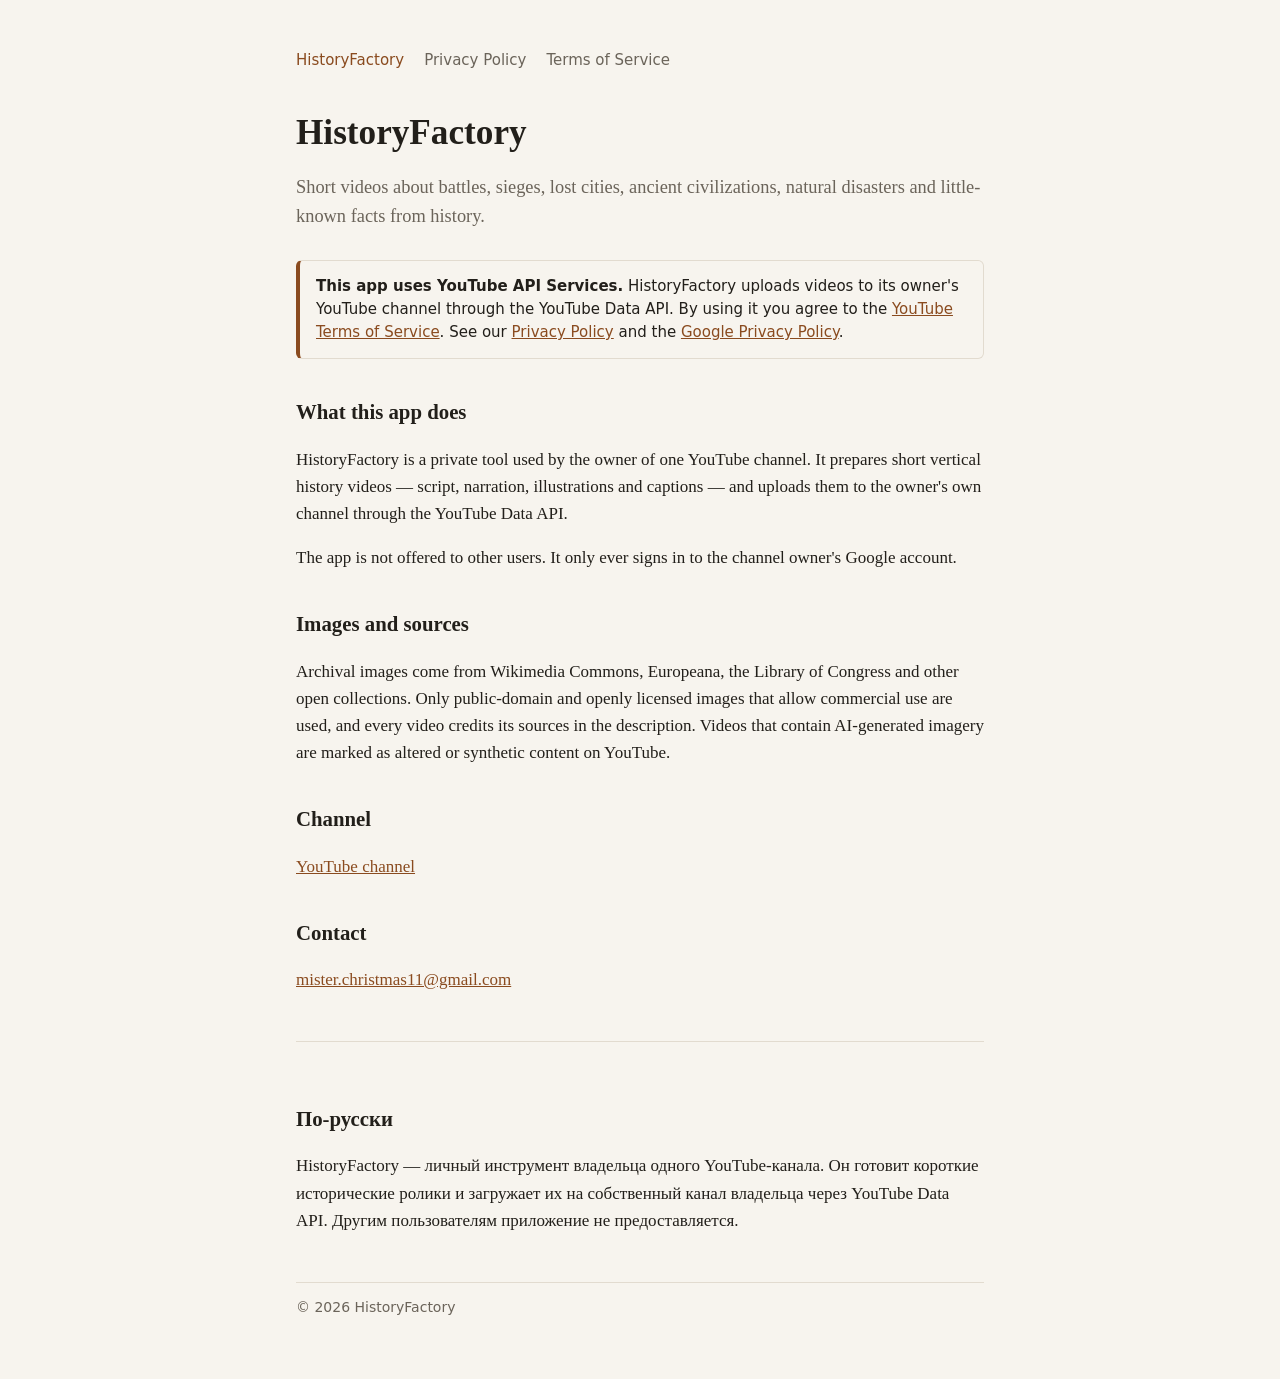
<file: index.html>
<!doctype html>
<html lang="en">
<head>
  <meta charset="utf-8">
  <meta name="viewport" content="width=device-width, initial-scale=1">
  <title>HistoryFactory</title>
  <meta name="description" content="HistoryFactory makes short history videos for its own YouTube channel.">
  <link rel="stylesheet" href="style.css">
</head>
<body>
<main>
  <nav>
    <a href="./" aria-current="page">HistoryFactory</a>
    <a href="privacy.html">Privacy Policy</a>
    <a href="terms.html">Terms of Service</a>
  </nav>

  <h1>HistoryFactory</h1>
  <p class="lead">Short videos about battles, sieges, lost cities, ancient civilizations, natural disasters and little-known facts from history.</p>

  <div class="notice">
    <strong>This app uses YouTube API Services.</strong>
    HistoryFactory uploads videos to its owner's YouTube channel through the YouTube Data API.
    By using it you agree to the <a href="https://www.youtube.com/t/terms">YouTube Terms of Service</a>.
    See our <a href="privacy.html">Privacy Policy</a> and the <a href="https://policies.google.com/privacy">Google Privacy Policy</a>.
  </div>

  <h2>What this app does</h2>
  <p>HistoryFactory is a private tool used by the owner of one YouTube channel. It prepares short vertical history videos — script, narration, illustrations and captions — and uploads them to the owner's own channel through the YouTube Data API.</p>
  <p>The app is not offered to other users. It only ever signs in to the channel owner's Google account.</p>

  <h2>Images and sources</h2>
  <p>Archival images come from Wikimedia Commons, Europeana, the Library of Congress and other open collections. Only public-domain and openly licensed images that allow commercial use are used, and every video credits its sources in the description. Videos that contain AI-generated imagery are marked as altered or synthetic content on YouTube.</p>

  <h2>Channel</h2>
  <p><a href="https://www.youtube.com/channel/UCFWEjzTZb3r6pNbD2c7abCw">YouTube channel</a></p>

  <h2>Contact</h2>
  <p><a href="mailto:mister.christmas11@gmail.com">mister.christmas11@gmail.com</a></p>

  <section class="ru" lang="ru">
    <h2>По-русски</h2>
    <p>HistoryFactory — личный инструмент владельца одного YouTube-канала. Он готовит короткие исторические ролики и загружает их на собственный канал владельца через YouTube Data API. Другим пользователям приложение не предоставляется.</p>
  </section>

  <footer>© 2026 HistoryFactory</footer>
</main>
</body>
</html>
</file>
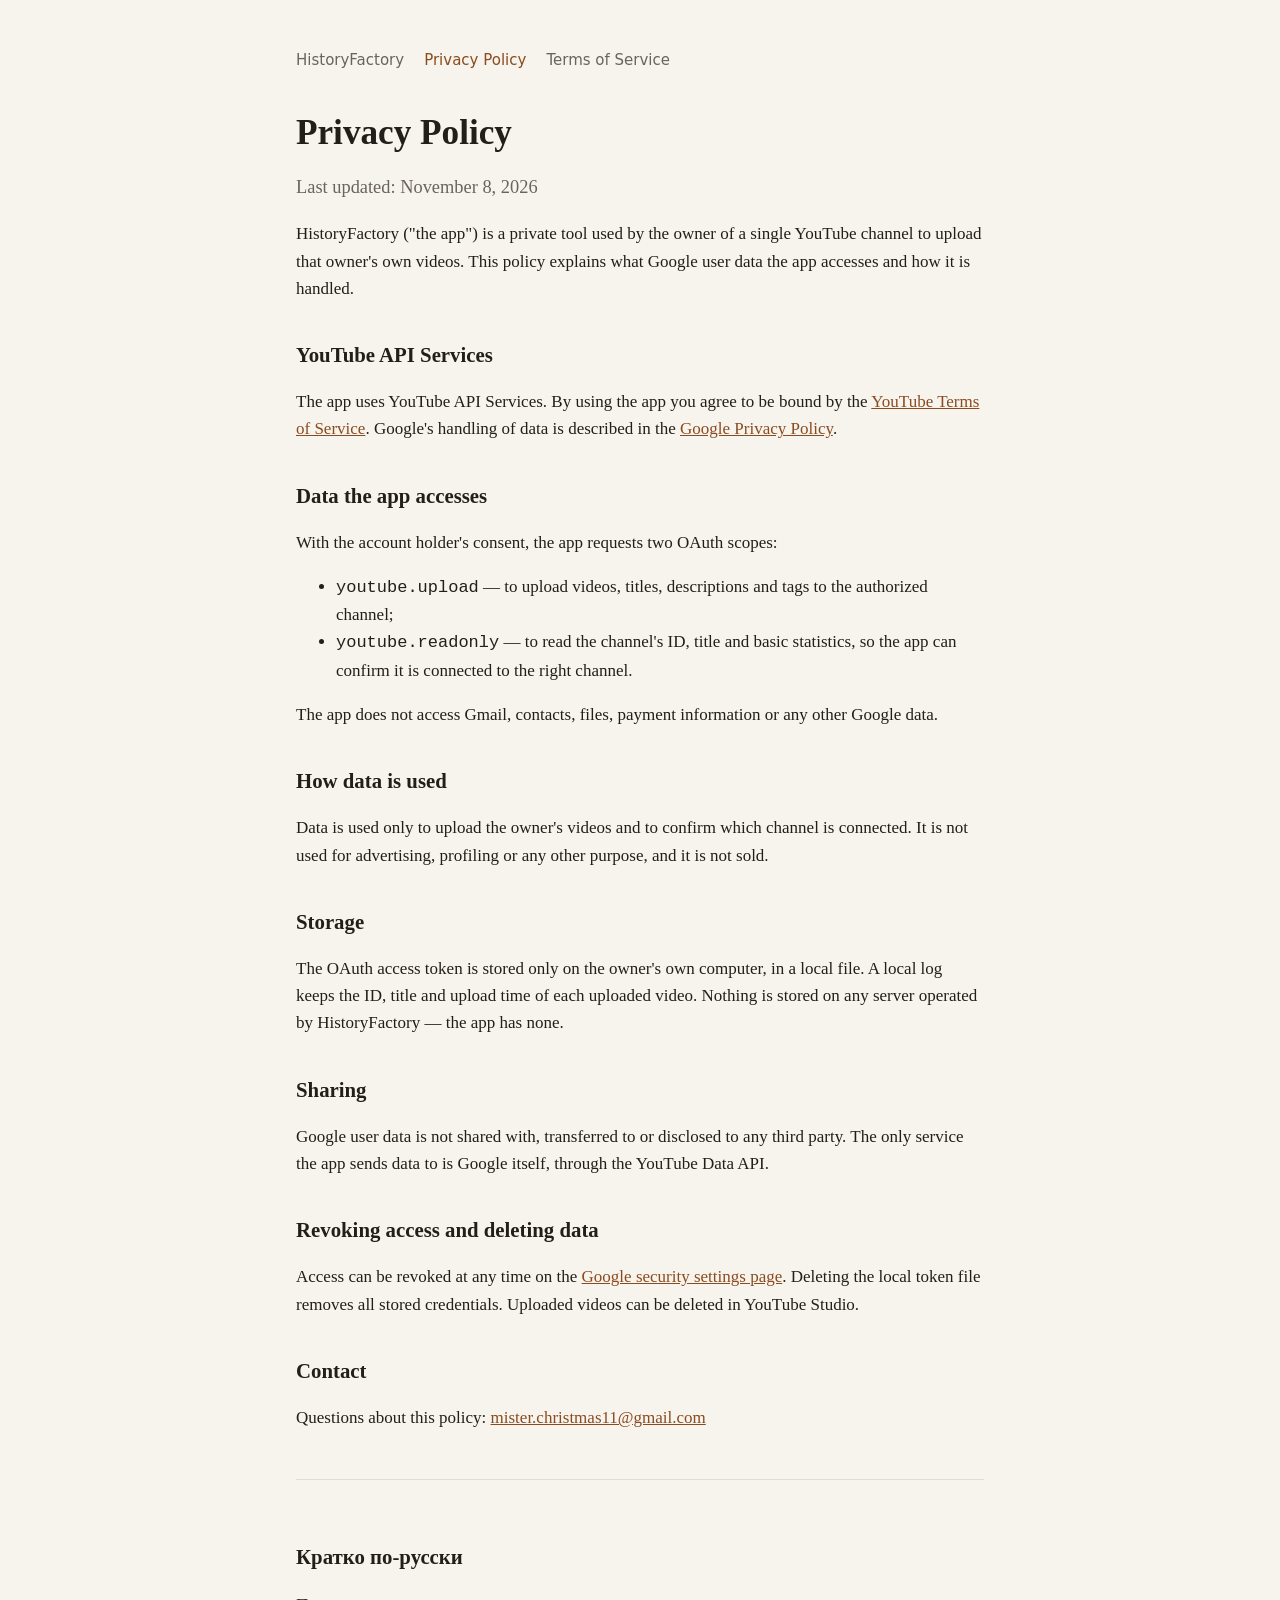
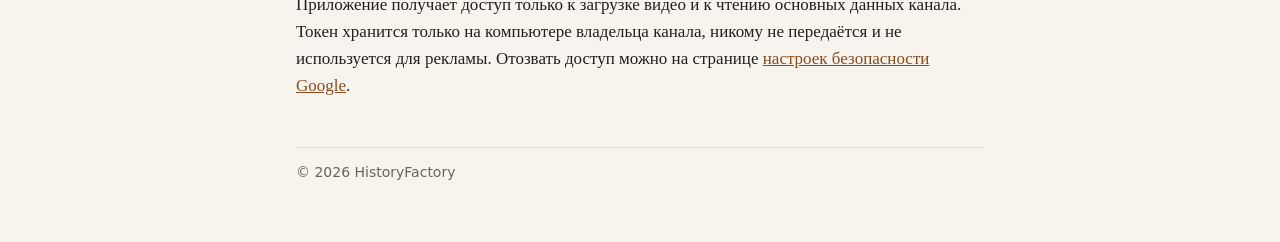
<file: privacy.html>
<!doctype html>
<html lang="en">
<head>
  <meta charset="utf-8">
  <meta name="viewport" content="width=device-width, initial-scale=1">
  <title>Privacy Policy — HistoryFactory</title>
  <meta name="description" content="How HistoryFactory uses Google and YouTube data.">
  <link rel="stylesheet" href="style.css">
</head>
<body>
<main>
  <nav>
    <a href="./">HistoryFactory</a>
    <a href="privacy.html" aria-current="page">Privacy Policy</a>
    <a href="terms.html">Terms of Service</a>
  </nav>

  <h1>Privacy Policy</h1>
  <p class="lead">Last updated: November 8, 2026</p>

  <p>HistoryFactory ("the app") is a private tool used by the owner of a single YouTube channel to upload that owner's own videos. This policy explains what Google user data the app accesses and how it is handled.</p>

  <h2>YouTube API Services</h2>
  <p>The app uses YouTube API Services. By using the app you agree to be bound by the <a href="https://www.youtube.com/t/terms">YouTube Terms of Service</a>. Google's handling of data is described in the <a href="https://policies.google.com/privacy">Google Privacy Policy</a>.</p>

  <h2>Data the app accesses</h2>
  <p>With the account holder's consent, the app requests two OAuth scopes:</p>
  <ul>
    <li><code>youtube.upload</code> — to upload videos, titles, descriptions and tags to the authorized channel;</li>
    <li><code>youtube.readonly</code> — to read the channel's ID, title and basic statistics, so the app can confirm it is connected to the right channel.</li>
  </ul>
  <p>The app does not access Gmail, contacts, files, payment information or any other Google data.</p>

  <h2>How data is used</h2>
  <p>Data is used only to upload the owner's videos and to confirm which channel is connected. It is not used for advertising, profiling or any other purpose, and it is not sold.</p>

  <h2>Storage</h2>
  <p>The OAuth access token is stored only on the owner's own computer, in a local file. A local log keeps the ID, title and upload time of each uploaded video. Nothing is stored on any server operated by HistoryFactory — the app has none.</p>

  <h2>Sharing</h2>
  <p>Google user data is not shared with, transferred to or disclosed to any third party. The only service the app sends data to is Google itself, through the YouTube Data API.</p>

  <h2>Revoking access and deleting data</h2>
  <p>Access can be revoked at any time on the <a href="https://myaccount.google.com/permissions">Google security settings page</a>. Deleting the local token file removes all stored credentials. Uploaded videos can be deleted in YouTube Studio.</p>

  <h2>Contact</h2>
  <p>Questions about this policy: <a href="mailto:mister.christmas11@gmail.com">mister.christmas11@gmail.com</a></p>

  <section class="ru" lang="ru">
    <h2>Кратко по-русски</h2>
    <p>Приложение получает доступ только к загрузке видео и к чтению основных данных канала. Токен хранится только на компьютере владельца канала, никому не передаётся и не используется для рекламы. Отозвать доступ можно на странице <a href="https://myaccount.google.com/permissions">настроек безопасности Google</a>.</p>
  </section>

  <footer>© 2026 HistoryFactory</footer>
</main>
</body>
</html>
</file>
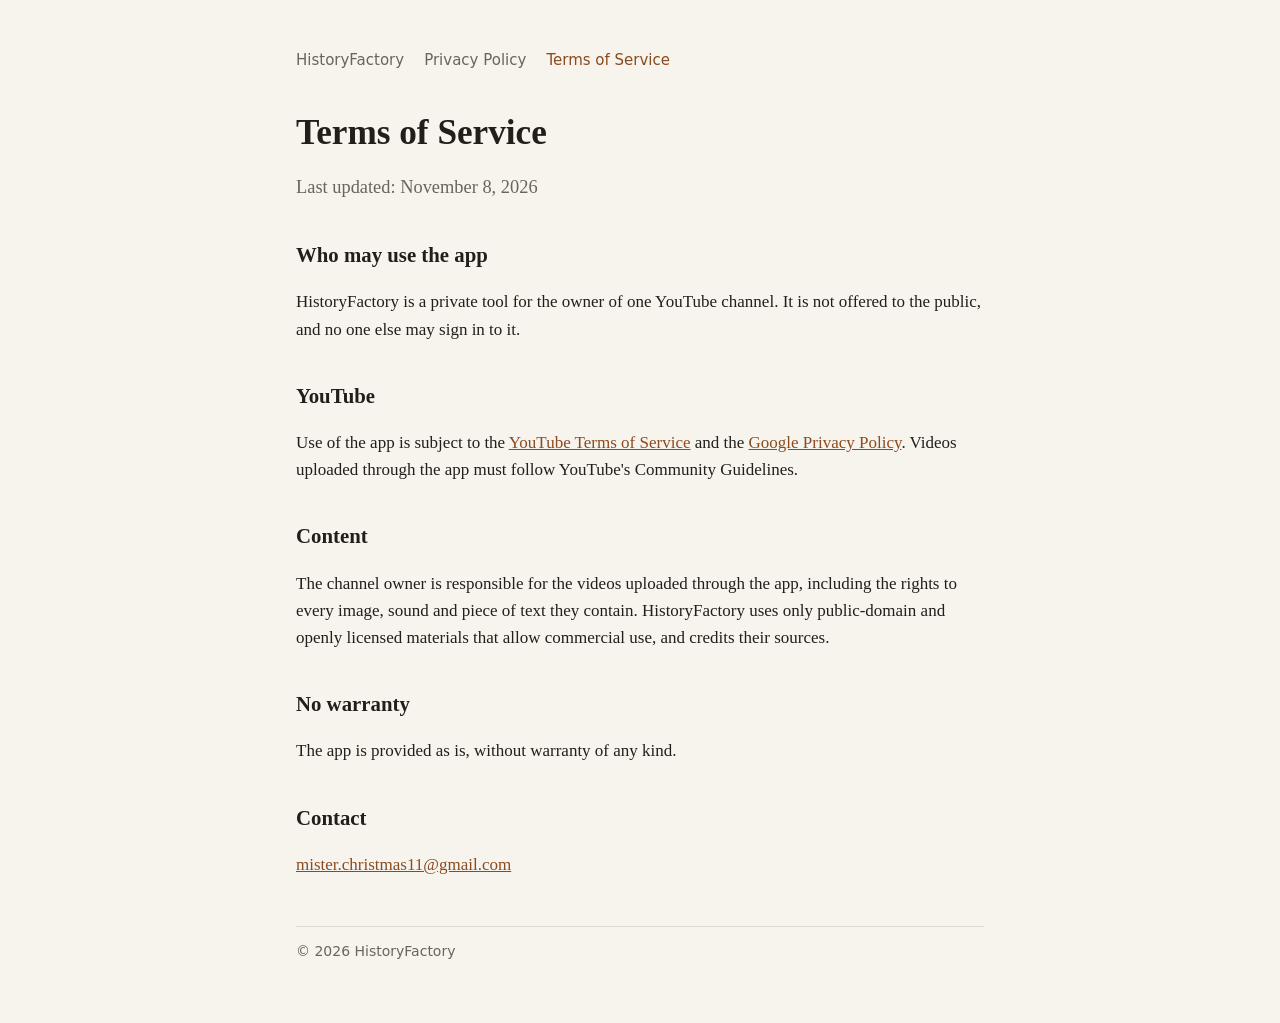
<file: terms.html>
<!doctype html>
<html lang="en">
<head>
  <meta charset="utf-8">
  <meta name="viewport" content="width=device-width, initial-scale=1">
  <title>Terms of Service — HistoryFactory</title>
  <meta name="description" content="Terms of use for HistoryFactory.">
  <link rel="stylesheet" href="style.css">
</head>
<body>
<main>
  <nav>
    <a href="./">HistoryFactory</a>
    <a href="privacy.html">Privacy Policy</a>
    <a href="terms.html" aria-current="page">Terms of Service</a>
  </nav>

  <h1>Terms of Service</h1>
  <p class="lead">Last updated: November 8, 2026</p>

  <h2>Who may use the app</h2>
  <p>HistoryFactory is a private tool for the owner of one YouTube channel. It is not offered to the public, and no one else may sign in to it.</p>

  <h2>YouTube</h2>
  <p>Use of the app is subject to the <a href="https://www.youtube.com/t/terms">YouTube Terms of Service</a> and the <a href="https://policies.google.com/privacy">Google Privacy Policy</a>. Videos uploaded through the app must follow YouTube's Community Guidelines.</p>

  <h2>Content</h2>
  <p>The channel owner is responsible for the videos uploaded through the app, including the rights to every image, sound and piece of text they contain. HistoryFactory uses only public-domain and openly licensed materials that allow commercial use, and credits their sources.</p>

  <h2>No warranty</h2>
  <p>The app is provided as is, without warranty of any kind.</p>

  <h2>Contact</h2>
  <p><a href="mailto:mister.christmas11@gmail.com">mister.christmas11@gmail.com</a></p>

  <footer>© 2026 HistoryFactory</footer>
</main>
</body>
</html>
</file>
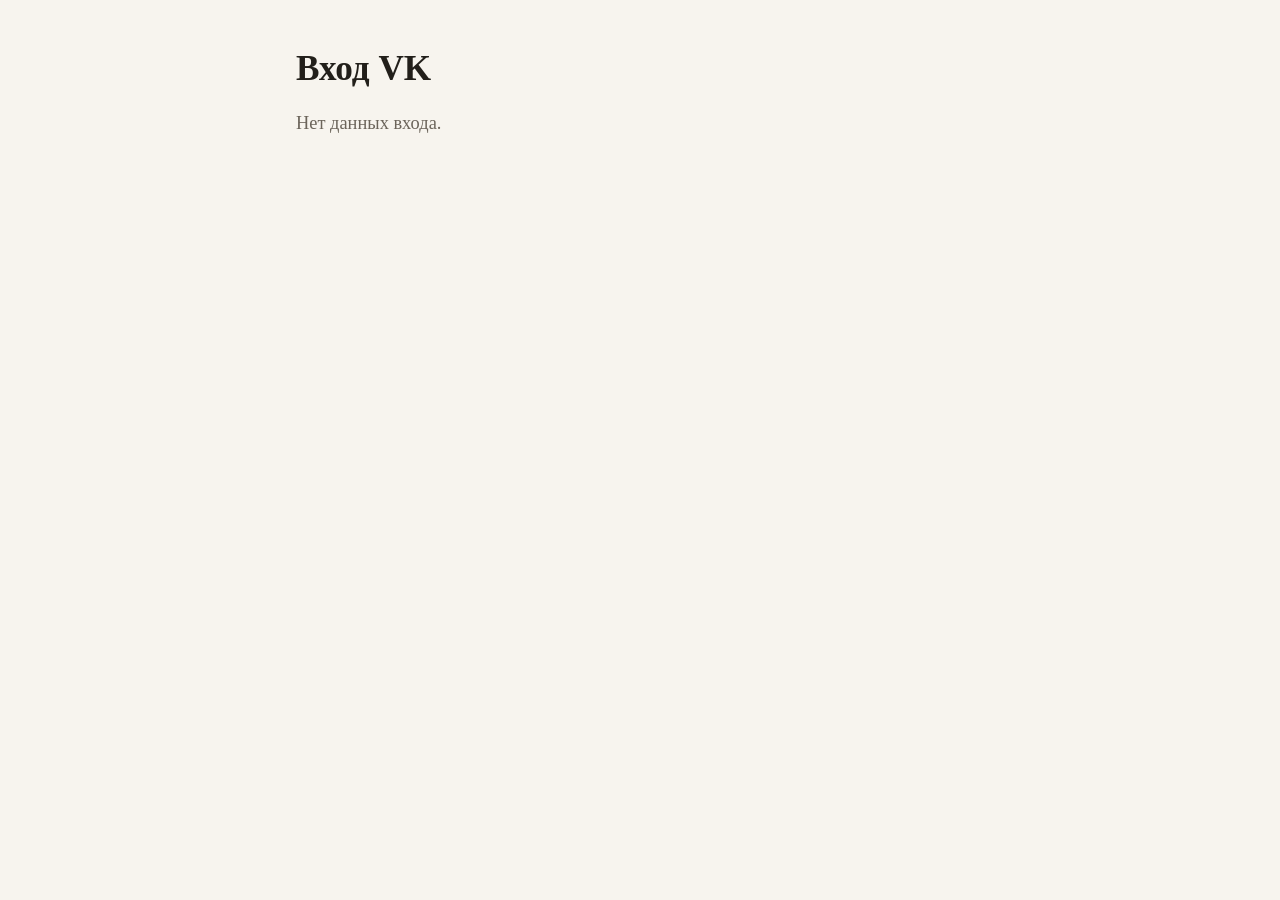
<file: vk-callback.html>
<!doctype html>
<html lang="ru">
<head>
  <meta charset="utf-8">
  <meta name="viewport" content="width=device-width, initial-scale=1">
  <meta name="robots" content="noindex">
  <title>Вход VK — HistoryFactory</title>
  <link rel="stylesheet" href="style.css">
</head>
<body>
<main>
  <h1>Вход VK</h1>
  <p class="lead" id="status">Передаю ответ VK программе HistoryFactory на этом компьютере…</p>
  <p id="fallback" hidden>Если ничего не произошло, убедитесь, что скрипт входа запущен, и обновите страницу.</p>
</main>
<script>
  // VK ID требует https-адрес возврата, а скрипт входа ждёт ответа на localhost.
  // Страница ничего не хранит и никуда не отправляет — только перенаправляет
  // параметры ответа на локальный компьютер. Сам код без секрета PKCE бесполезен.
  (function () {
    var q = window.location.search;
    if (!q || q.indexOf("code=") === -1) {
      document.getElementById("status").textContent =
        q.indexOf("error") !== -1 ? "VK вернул ошибку входа. Вернитесь в программу и попробуйте ещё раз." : "Нет данных входа.";
      return;
    }
    window.location.replace("http://localhost:8765/callback" + q);
    setTimeout(function () { document.getElementById("fallback").hidden = false; }, 4000);
  })();
</script>
</body>
</html>
</file>
<file: style.css>
:root {
  --bg: #f7f4ee;
  --text: #221f1a;
  --muted: #6b645a;
  --accent: #8a4b1f;
  --line: #e2dbcf;
}
@media (prefers-color-scheme: dark) {
  :root {
    --bg: #1a1815;
    --text: #ece6dc;
    --muted: #a59d90;
    --accent: #e0a070;
    --line: #34302a;
  }
}
* { box-sizing: border-box; }
body {
  margin: 0;
  background: var(--bg);
  color: var(--text);
  font: 17px/1.6 Georgia, "Times New Roman", serif;
}
main { max-width: 720px; margin: 0 auto; padding: 48px 16px 64px; }
nav { display: flex; gap: 20px; flex-wrap: wrap; font-family: system-ui, sans-serif; font-size: 15px; margin-bottom: 40px; }
nav a { color: var(--muted); text-decoration: none; }
nav a:hover, nav a[aria-current] { color: var(--accent); }
h1 { font-size: clamp(1.6rem, 8vw, 2.2rem); line-height: 1.2; margin: 0 0 12px; overflow-wrap: anywhere; }
h2 { font-size: 1.3rem; margin: 36px 0 8px; }
a { color: var(--accent); }
.lead { font-size: 1.15rem; color: var(--muted); }
.notice { border: 1px solid var(--line); border-left: 4px solid var(--accent); border-radius: 6px; padding: 14px 16px; margin: 28px 0; font: 15px/1.55 system-ui, sans-serif; }
.ru { border-top: 1px solid var(--line); margin-top: 48px; padding-top: 24px; }
footer { border-top: 1px solid var(--line); margin-top: 48px; padding-top: 16px; font: 14px system-ui, sans-serif; color: var(--muted); }
</file>
